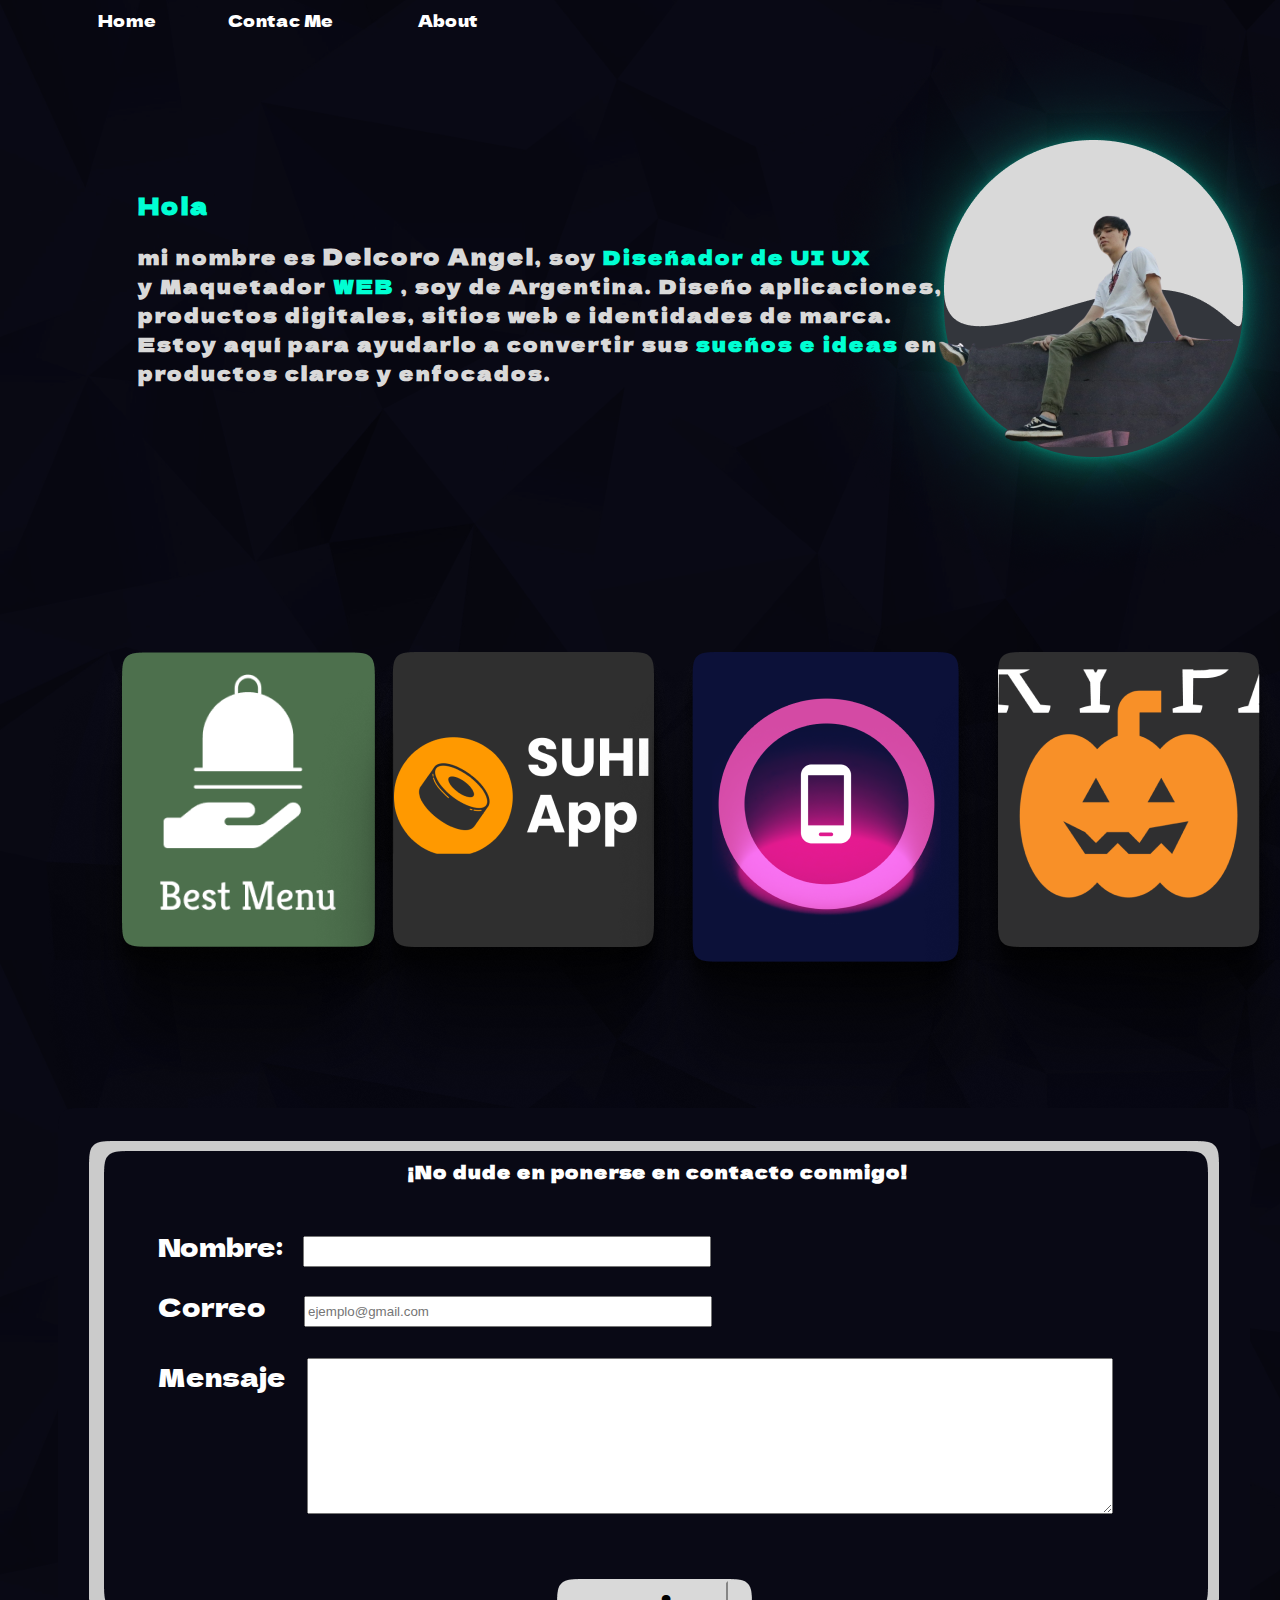
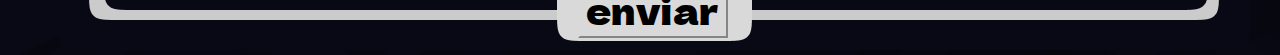
<file: index.html>
<!DOCTYPE html>
<html lang="en">
<head>
    <meta charset="UTF-8">
    <meta http-equiv="X-UA-Compatible" content="IE=edge">
    <meta name="viewport" content="width=device-width, initial-scale=1.0">
    <title>Portfolio UX/UI</title>
</head>
<link rel="preconnect" href="https://fonts.googleapis.com">
<link rel="preconnect" href="https://fonts.gstatic.com" crossorigin>
<link href="https://fonts.googleapis.com/css2?family=Dela+Gothic+One&display=swap" rel="stylesheet">
    <link rel="stylesheet" href="styles.css">
<body>
    <header id="hero">
      <div class="cabecera">
        <nav>
            <div class="home">
            <a href="#inicio" class="a1">Home</a></div>
            <div class="contac">
            <a href="#contactame" class="a2">Contac Me</a></div>
           
            <div class="about">
            <a href="#" class="a4">About</a></div>
            
        </nav>
      </div>  
    </header>
    <div class="perfil">
        <img src="/images/perfil.png" alt="">
    </div>
<section id="inicio">
    <div class="presentacion">
        <h1><b>Hola</b></h1>
        <h2>mi nombre es <a>Delcoro Angel</a>, soy <b>Diseñador de UI UX</b><br>
            y Maquetador <b>WEB</b> , soy de Argentina. Diseño aplicaciones,<br> 
            productos digitales, sitios web e identidades de marca.<br>  
            Estoy aquí para ayudarlo a convertir sus <b>sueños e ideas</b> en<br>
             productos claros y enfocados.</h2>
    </div>
</section>
<section id="Trabajo">
    <div class="container-trabajos">
        <div class="uno">
            <a href="/secundarios/Bestmenu.html">
            <img src="/images/Group 5.png" class="buno">
        </a></div>
        <div class="dos">
            <a href="/secundarios/Shushiapp.html">
            <img src="/images/Group 10.png" class="bdos">
        </a></div>
        <div class="tres">
            <a href="/secundarios/Musicplay.html">
            <img src="/images/Group 6.png" class="btres">
        </a></div>
        <div class="cuatro">
            <a href="/secundarios/Hallowen.html">
            <img src="/images/Group 7.png" class="bcuatro">
        </a> </div>
    </div>
</section>
<section id="contactame">
    <div class="formulario">
        <img src="/images/formulario.png" alt="">
    </div>
    <h5>¡No dude en ponerse en contacto conmigo!</h5>
    <div class="rellenar">
        
        <form action="https://formsubmit.co/angeldelcororo@gmail.com" method="POST">
           <div class="name">
            <label for="nombre" class="col-sm-4">Nombre:</label>
            <input type="text" name="name" id="nombres" class="nombres"></div>
           
            <div class="gmail">
            <label for="email" class="col-sm-4">Correo</label>
            <input type="email"name="mail" id="mail" class="correo" placeholder="ejemplo@gmail.com" required></div>

            <div class="mensajes">
            <label for="mensaje">Mensaje</label>
            <textarea name="message" class="messaje"  cols="30" rows="10"></textarea></div>

            <input type="submit" name="enviar" value="enviar" class="enviar">
        </form>
    </div>

    
</section>

    
</body>
</html>
</file>
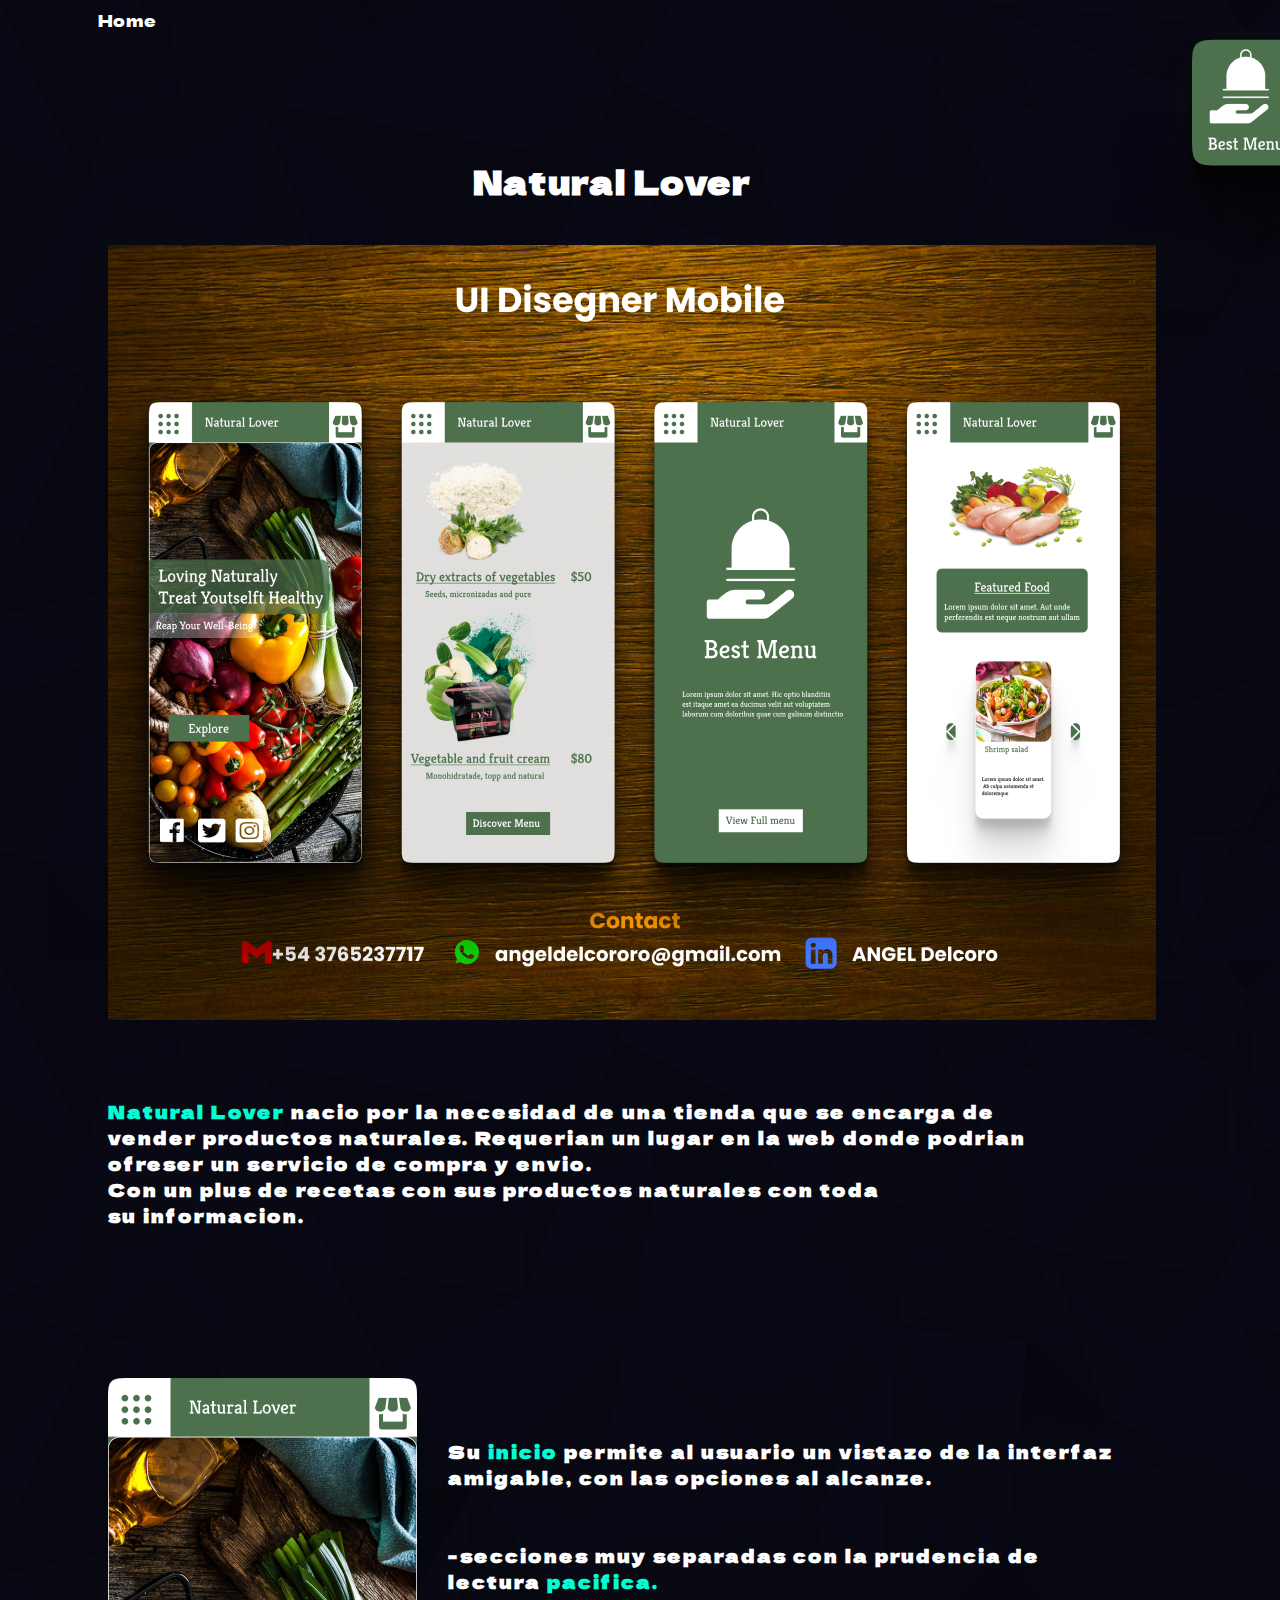
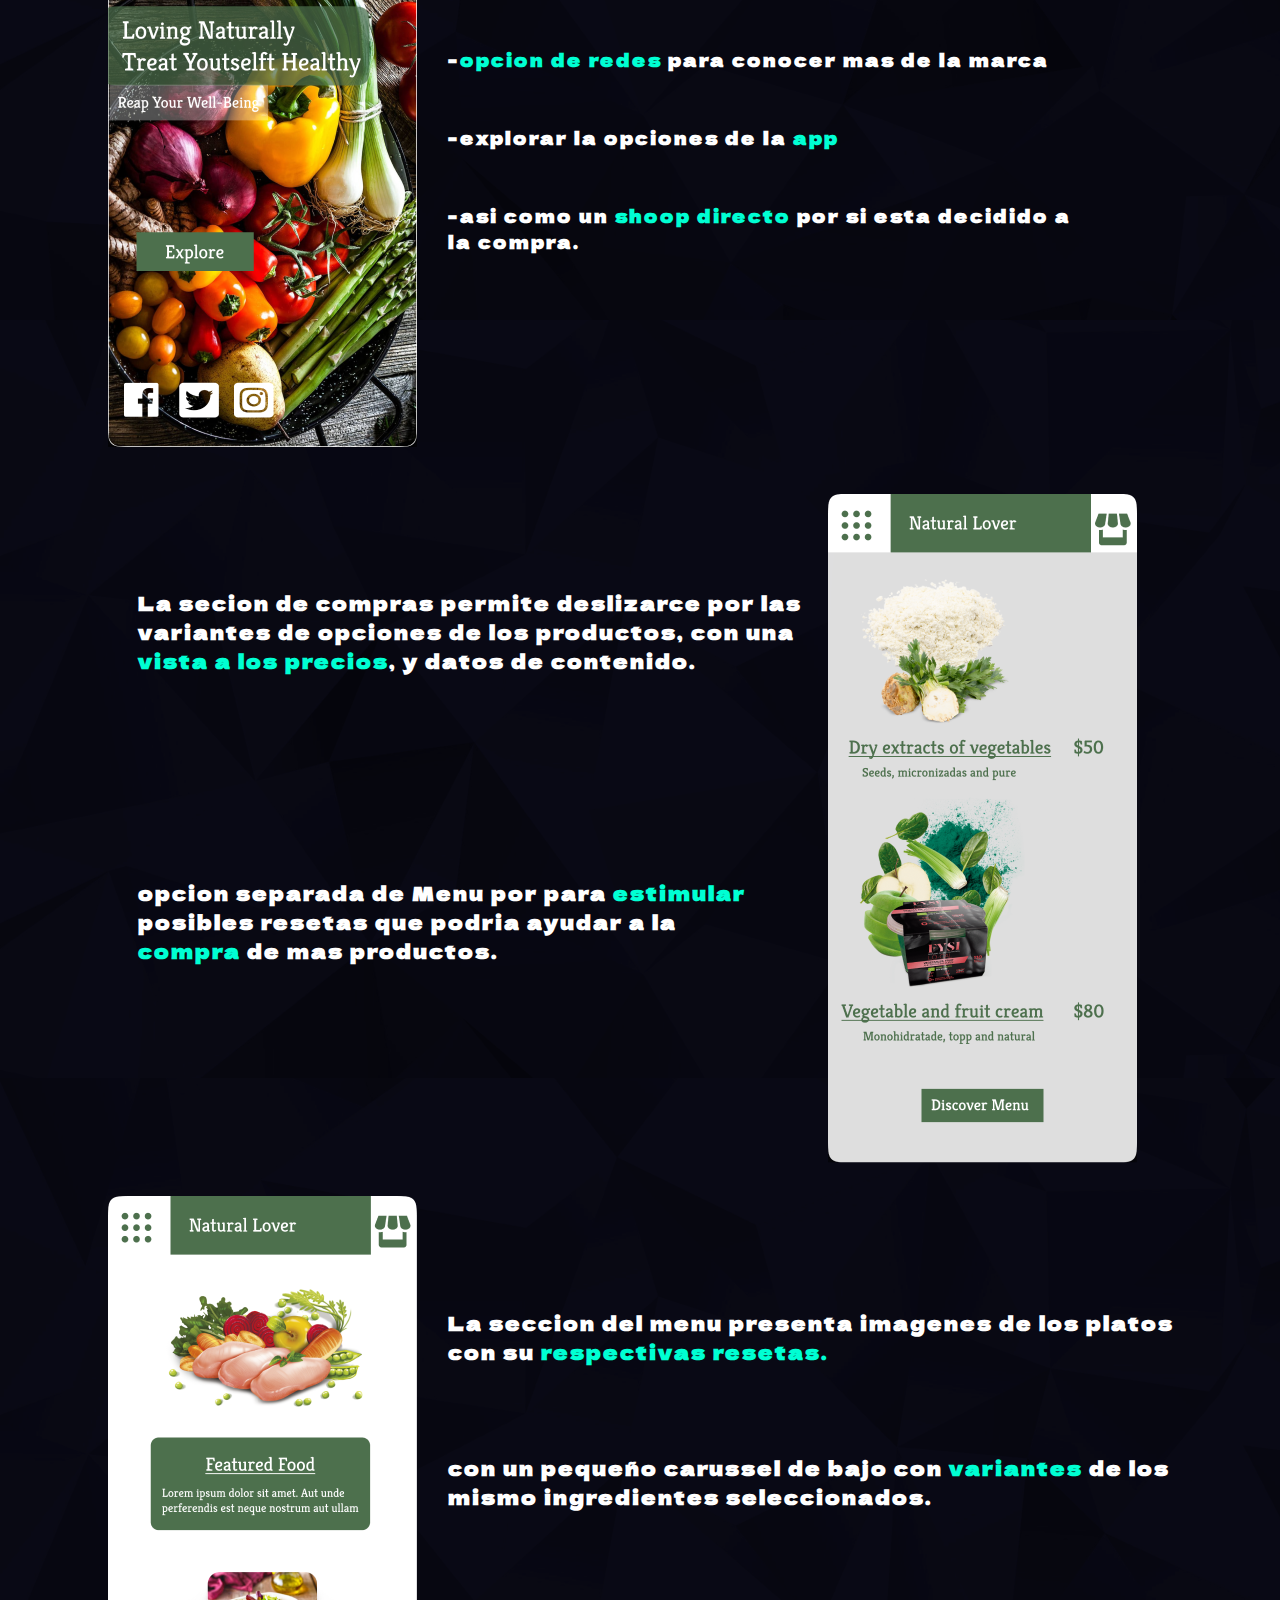
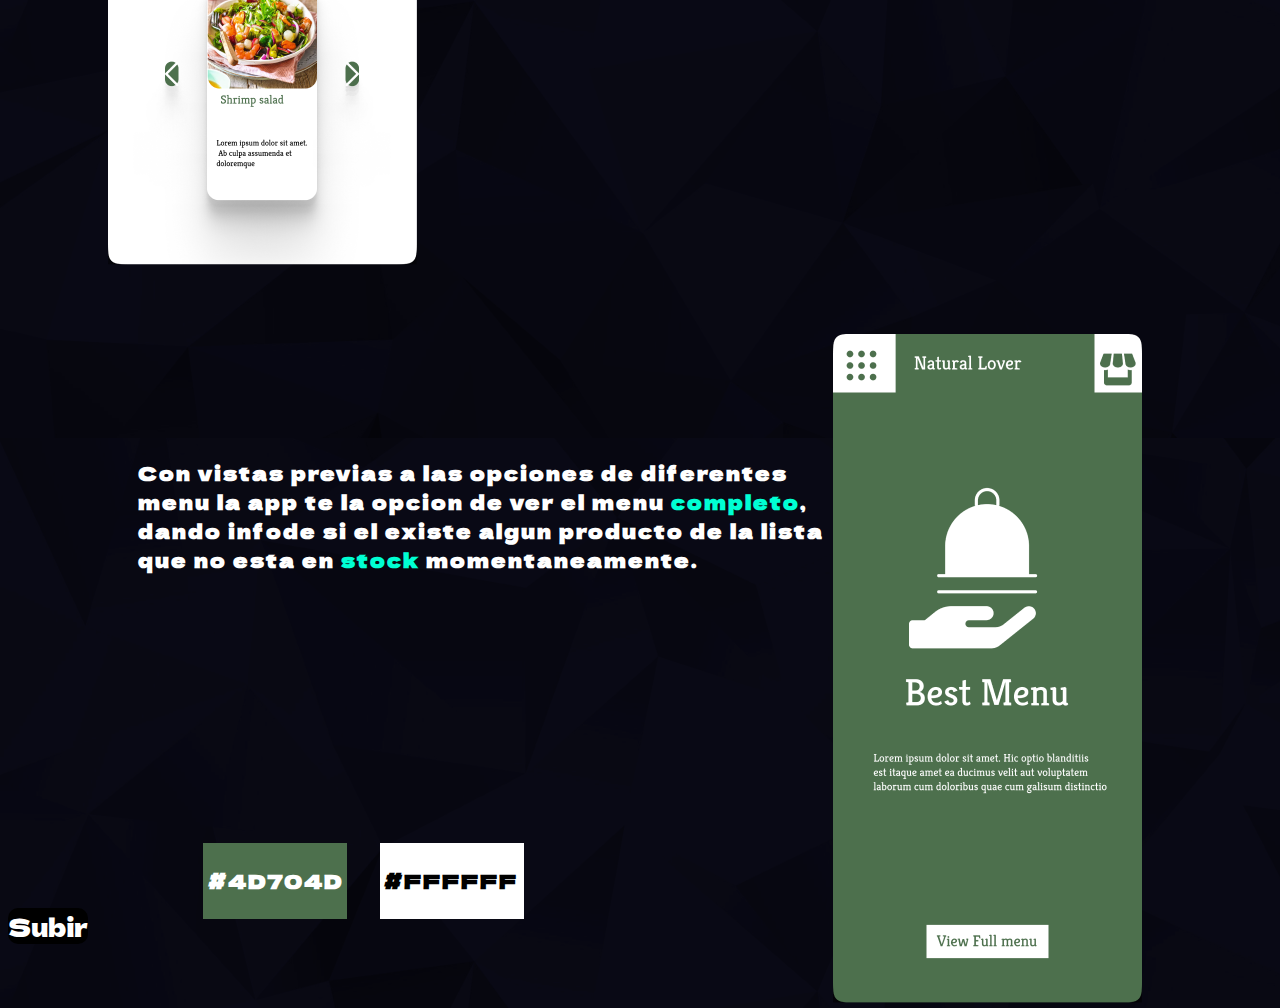
<file: secundarios/Bestmenu.html>
<!DOCTYPE html>
<html lang="en">
<head>
    <meta charset="UTF-8">
    <meta http-equiv="X-UA-Compatible" content="IE=edge">
    <meta name="viewport" content="width=device-width, initial-scale=1.0">
    <title>Best Menu</title>
    <link rel="preconnect" href="https://fonts.googleapis.com">
<link rel="preconnect" href="https://fonts.gstatic.com" crossorigin>
<link href="https://fonts.googleapis.com/css2?family=Dela+Gothic+One&display=swap" rel="stylesheet">
    <link rel="stylesheet" href="bestmenu.css">
</head>
<div class="scren">
    <img src="/images/bestmenu.png" alt="">
</div>
<div class="home">
    <a href="/index.html" class="homes">Home</a>
</div>
<section id="inicial"><h1>Natural Lover</h1></section>

<body>
    <div class="comentarios">
        <h2><b>Natural Lover</b> nacio  por la necesidad de una tienda que se encarga de<br>
            vender productos naturales. Requerian un lugar en la web donde podrian<br>
            ofreser un servicio de compra y envio.<br> 
            Con un plus de recetas con sus productos naturales con toda<br>
            su informacion.</h2>

        <h3>
            Su <b>inicio</b> permite al usuario  un vistazo de la interfaz<br> 
amigable, con las opciones al alcanze.<br><br><br>

-secciones muy separadas con la prudencia de<br>
lectura <b>pacifica.</b><br><br><br>

-<b>opcion de redes</b> para conocer mas de la marca<br><br><br>

-explorar la opciones de la <b>app</b><br><br><br>

-asi como un <b>shoop directo</b> por si esta decidido a<br> 
la compra.
        </h3>
        
        <h4>
            La secion de compras permite deslizarce por las<br>
variantes de opciones de los productos, con una<br>
<b>vista a los precios</b>, y datos de contenido.<br><br><br><br><br><br><br><br>

opcion separada de Menu por para <b>estimular</b><br>
posibles resetas que podria ayudar a la<br>
<b>compra</b> de mas productos.
        </h4>

        <h5>
            La seccion del menu presenta imagenes de los platos<br>
con su <b>respectivas resetas.</b><br><br><br><br>

con un pequeño carussel de bajo con <b>variantes</b> de los<br>
mismo ingredientes seleccionados.
        </h5>

        <H6>
            Con vistas previas a las opciones de diferentes<br>
menu la app te la opcion de ver el menu <b>completo</b>,<br> 
dando infode si el existe algun producto de la lista<br>
 que no esta en <b>stock</b> momentaneamente.
        </H6>
        <h6><a>
            #4D704D <b>#FFFFFF </b>
        </a></h6>
    </div>
   <a href="#inicial" class="boton">Subir</a>
</body>
</html>
</file>
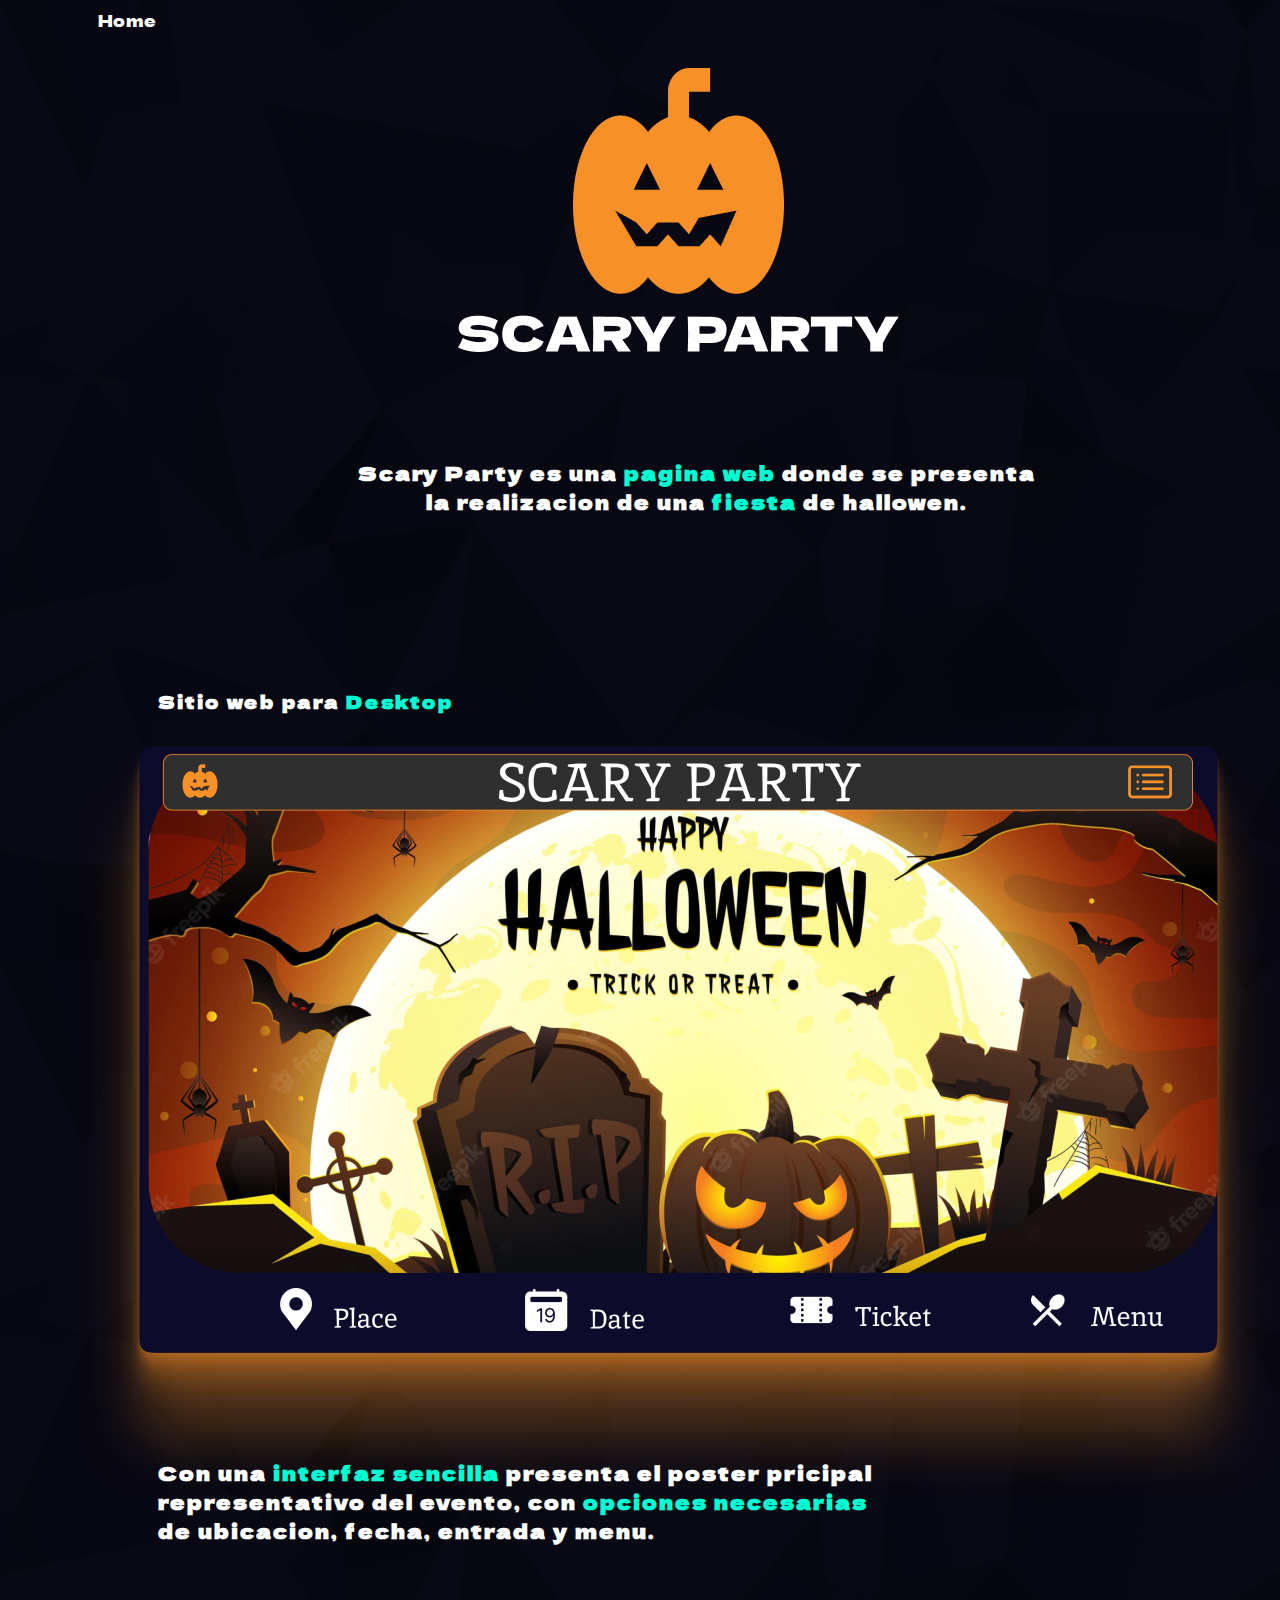
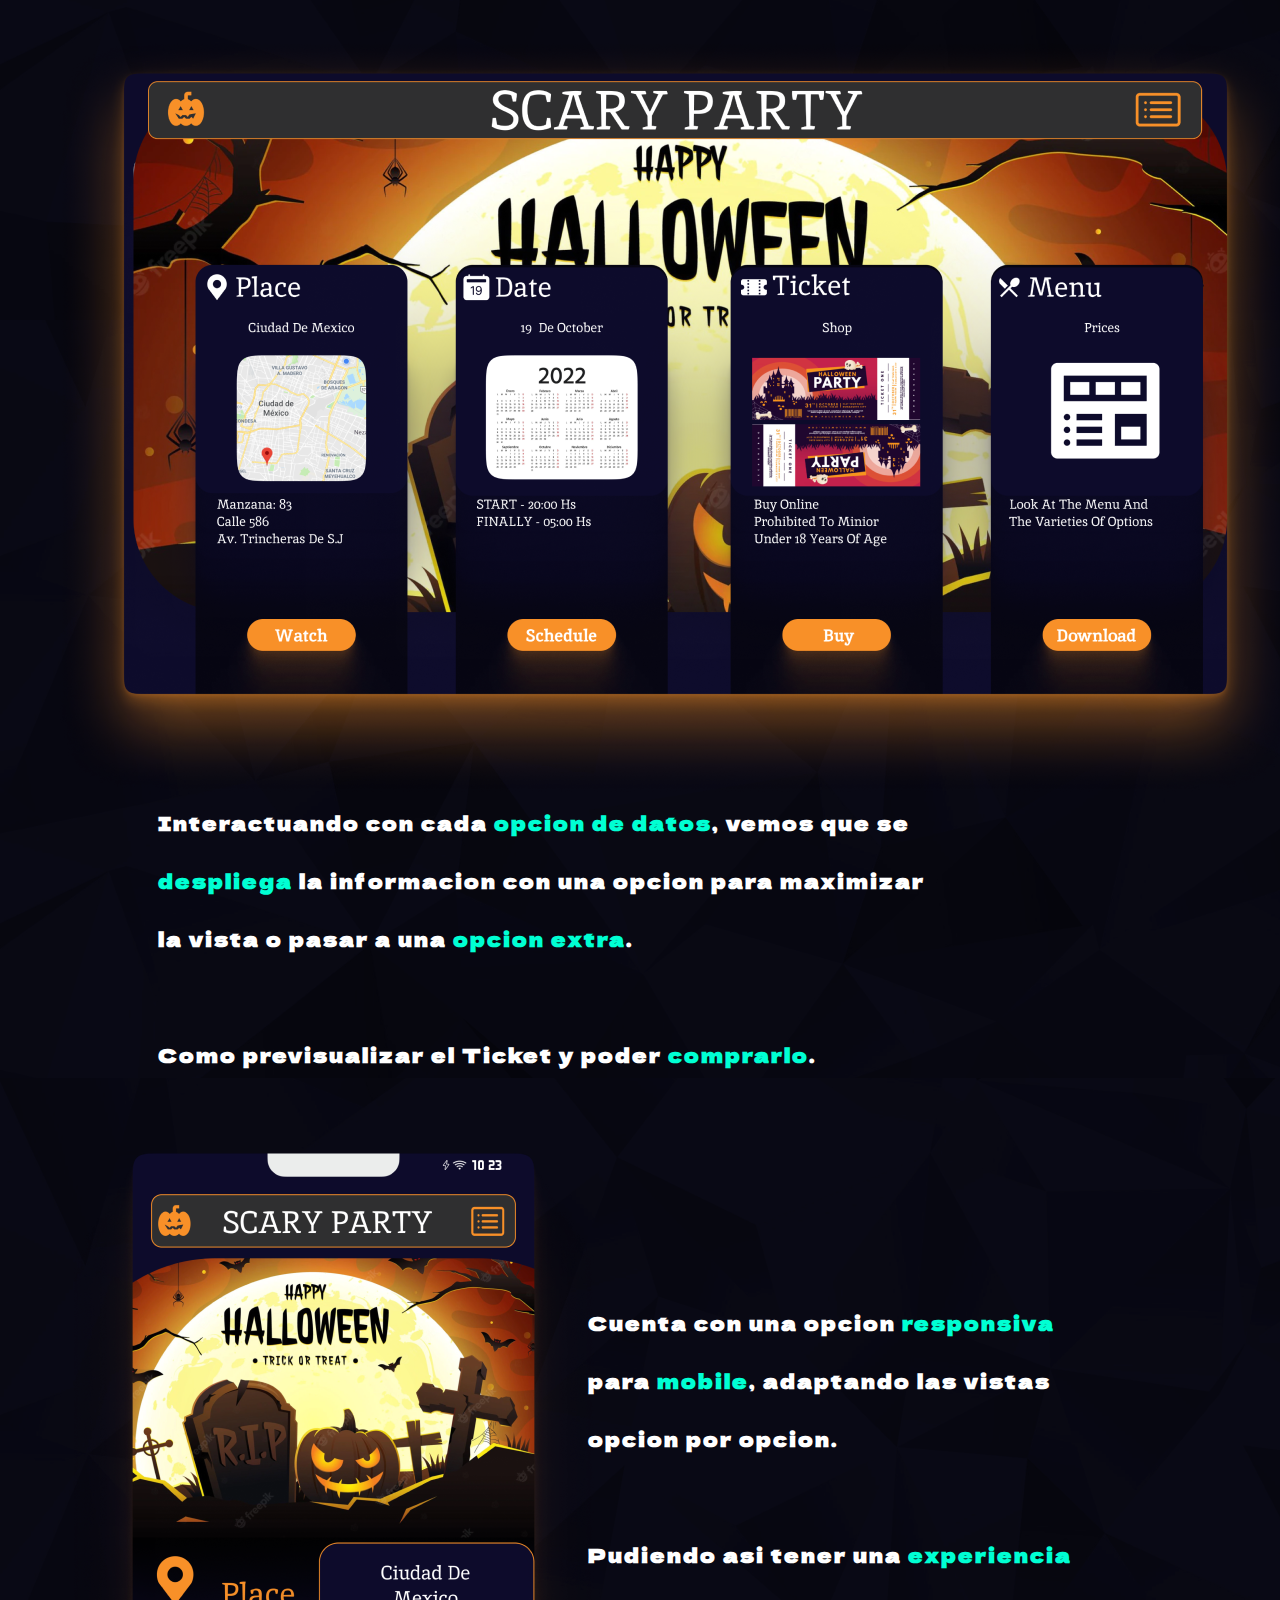
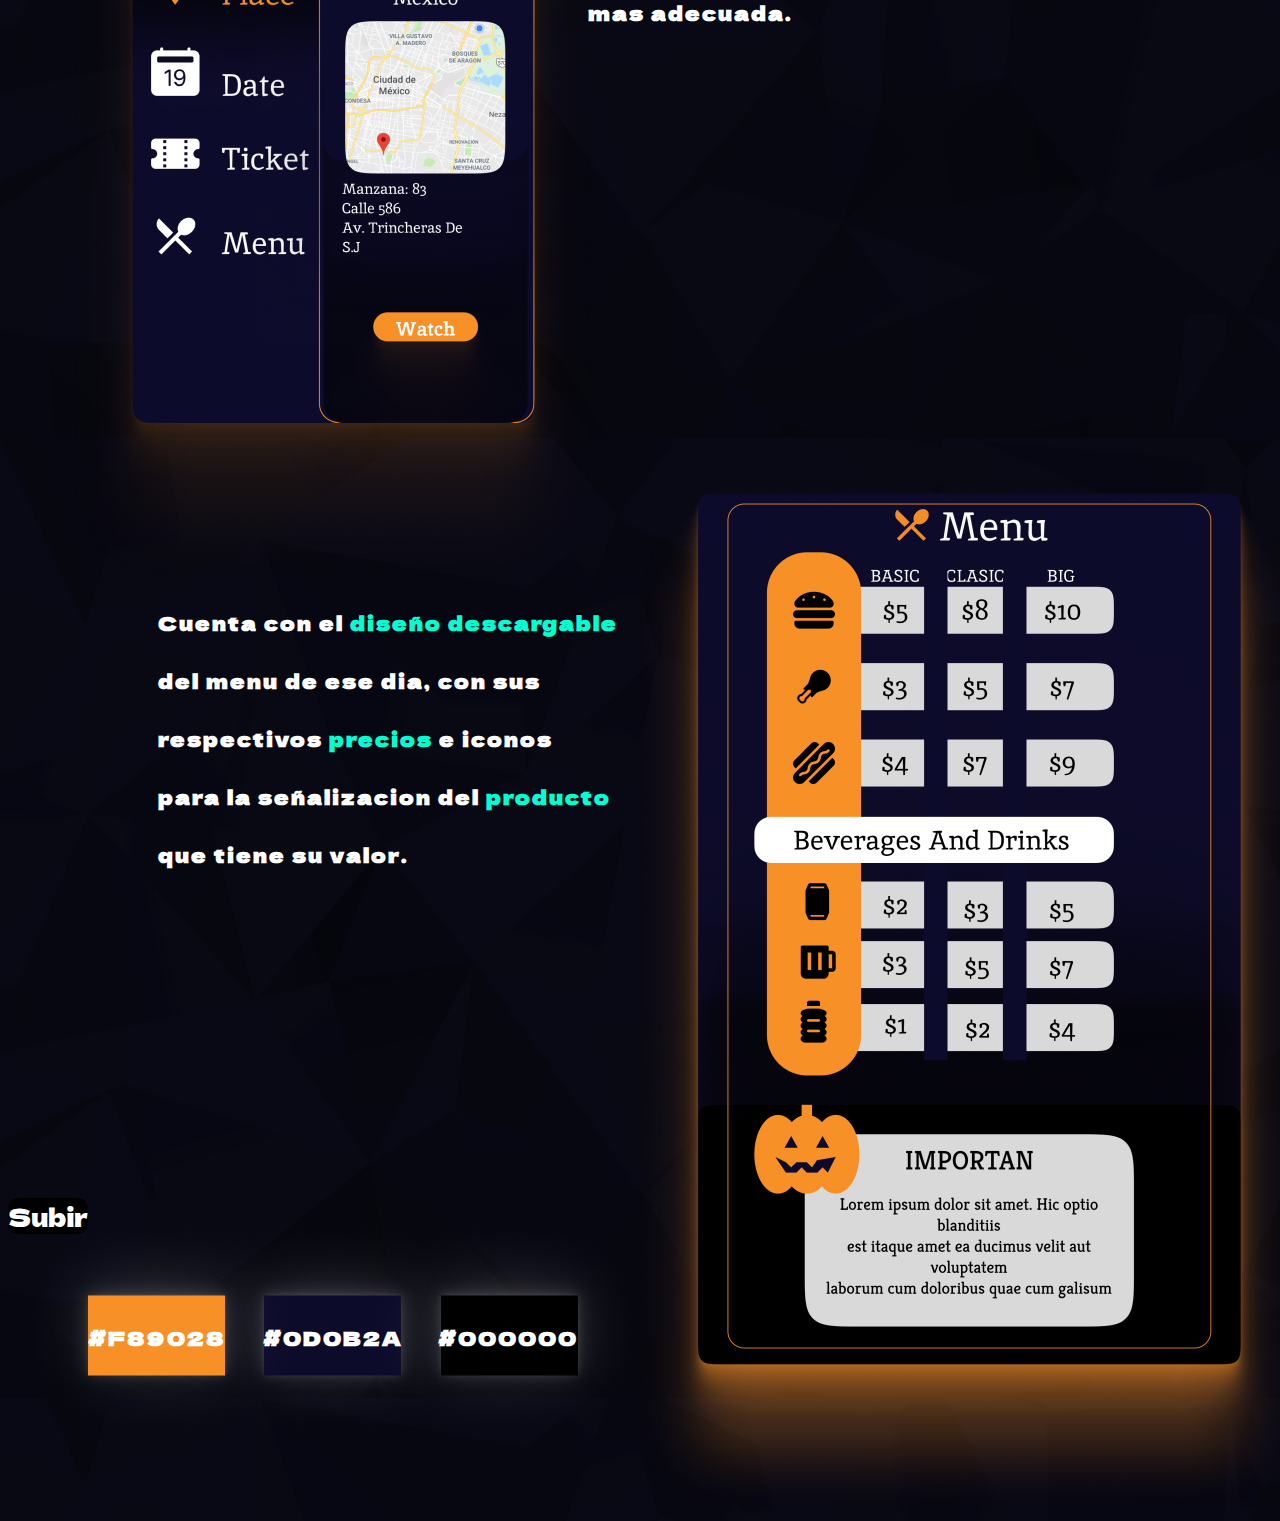
<file: secundarios/Hallowen.html>
<!DOCTYPE html>
<html lang="en">
<head>
    <meta charset="UTF-8">
    <meta http-equiv="X-UA-Compatible" content="IE=edge">
    <meta name="viewport" content="width=device-width, initial-scale=1.0">
    <title>Hallowen Party</title>
</head>
<link rel="preconnect" href="https://fonts.gstatic.com" crossorigin>
<link href="https://fonts.googleapis.com/css2?family=Dela+Gothic+One&display=swap" rel="stylesheet">
    <link rel="stylesheet" href="hallowen.css"> 
<body>
    <section id="inicial">
        <div class="scren">
            <img src="/images/hallowen.png" alt="">
        </div>
        <div class="home">
            <a href="/index.html" class="homes">Home</a>
        </div>
        </section>

        <h1>
            Scary Party es una <b>pagina web</b> donde se presenta<br>
la realizacion de una <b>fiesta</b> de hallowen.

        </h1>
        <h2>
            Sitio web para <b>Desktop</b>
        </h2>
        <h3>
            Con una <b>interfaz sencilla</b>  presenta el poster pricipal<br>
representativo del evento, con <b>opciones necesarias</b><br>
de ubicacion, fecha, entrada y menu. 
        </h3>
        <h4>
            Interactuando con cada <b>opcion de datos</b>, vemos que se<br><br>
            <b>despliega</b> la informacion con una opcion para maximizar<br><br>
la vista o pasar a una <b>opcion extra</b>.<br><br><br><br>

Como previsualizar el Ticket y poder <b>comprarlo</b>.
        </h4>
        <h5>
            Cuenta con una opcion <b>responsiva</b><br><br>
para <b>mobile</b>, adaptando las vistas<br><br>
opcion por opcion.<br><br><br><br>

Pudiendo asi tener una <b>experiencia</b><br><br>
mas adecuada.
        </h5>
        <h6>
            Cuenta con el <b>diseño descargable</b><br><br>
del menu de ese dia, con sus<br><br>
respectivos <b>precios</b> e iconos<br><br>
para la señalizacion del <b>producto</b><br><br>
que tiene su valor.
        </h6>
        <div class="numeros">
            <h6>
                #F89028
            </h6>
            <h5>
                #0D0B2A
            </h5>
            <h4>
                #000000
            </h4>
        </div>
        <a href="#inicial" class="boton">Subir</a>
    
</body>
</html>
</file>
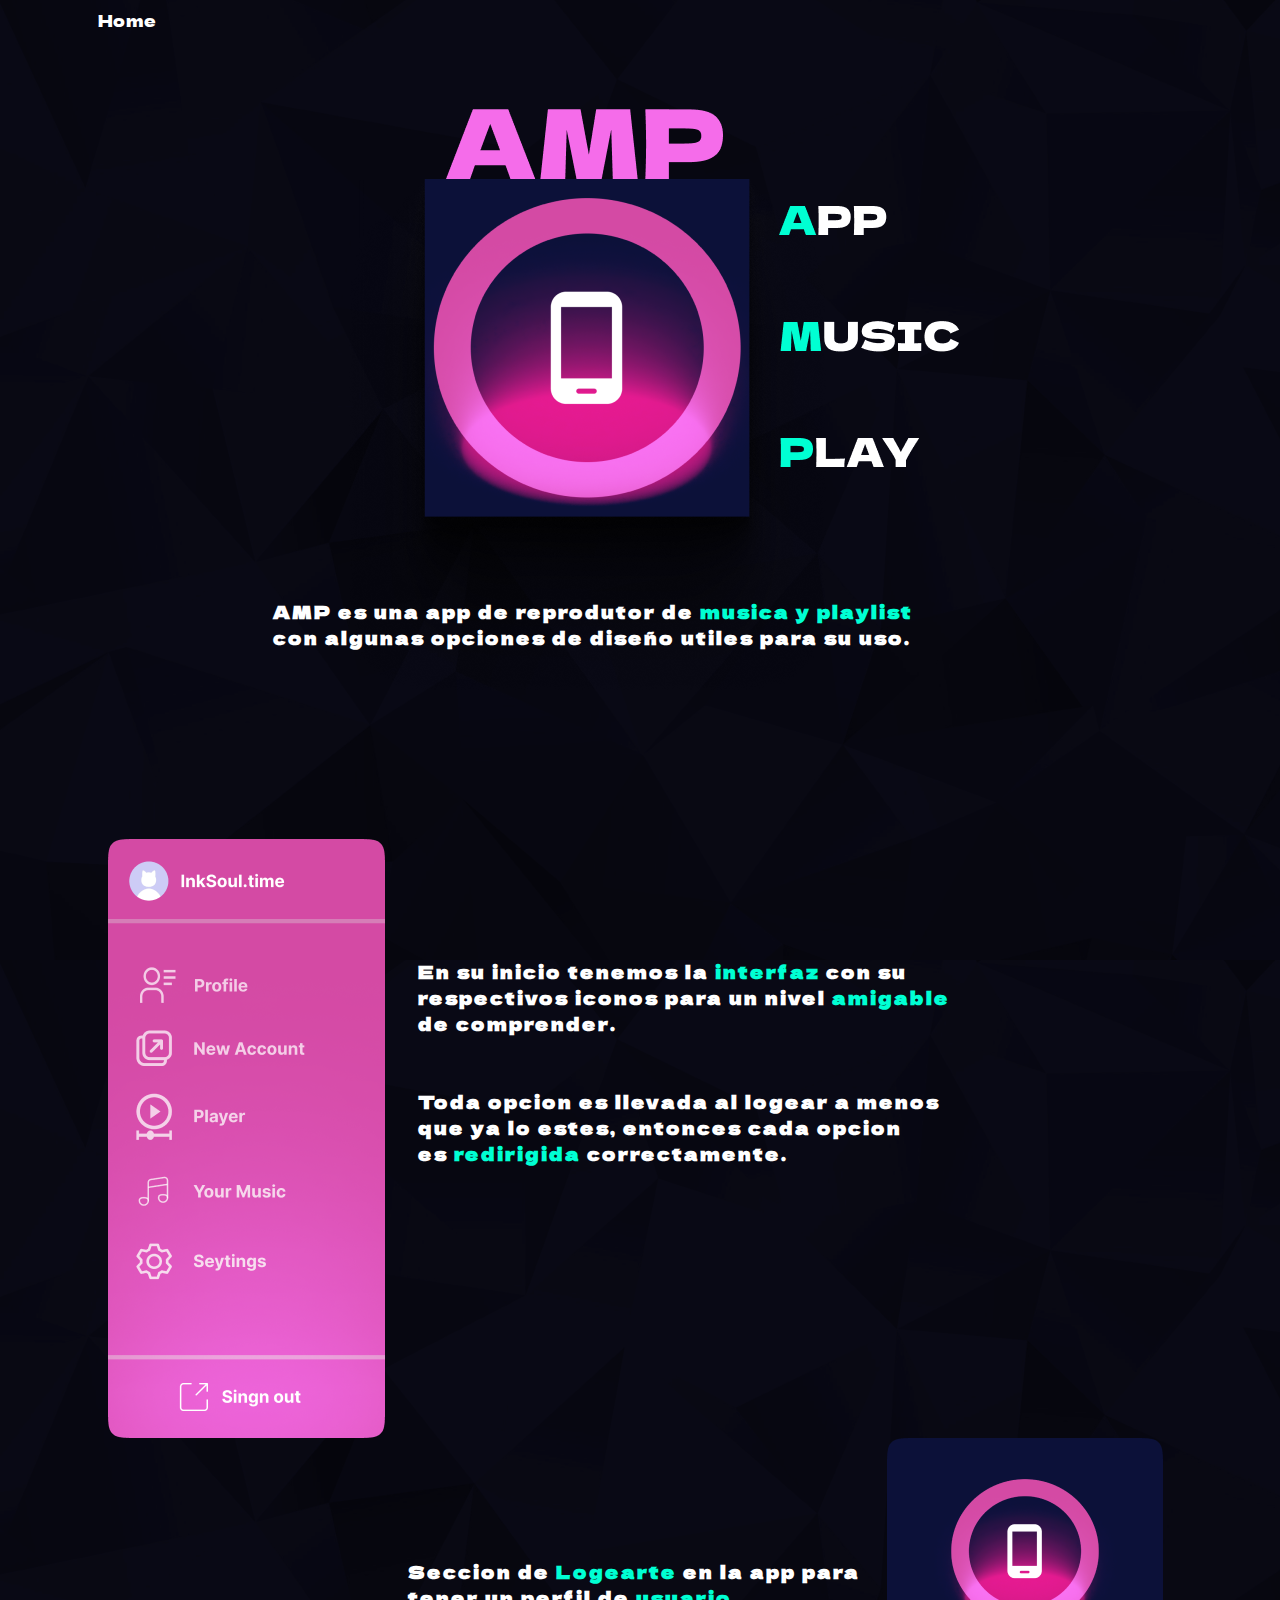
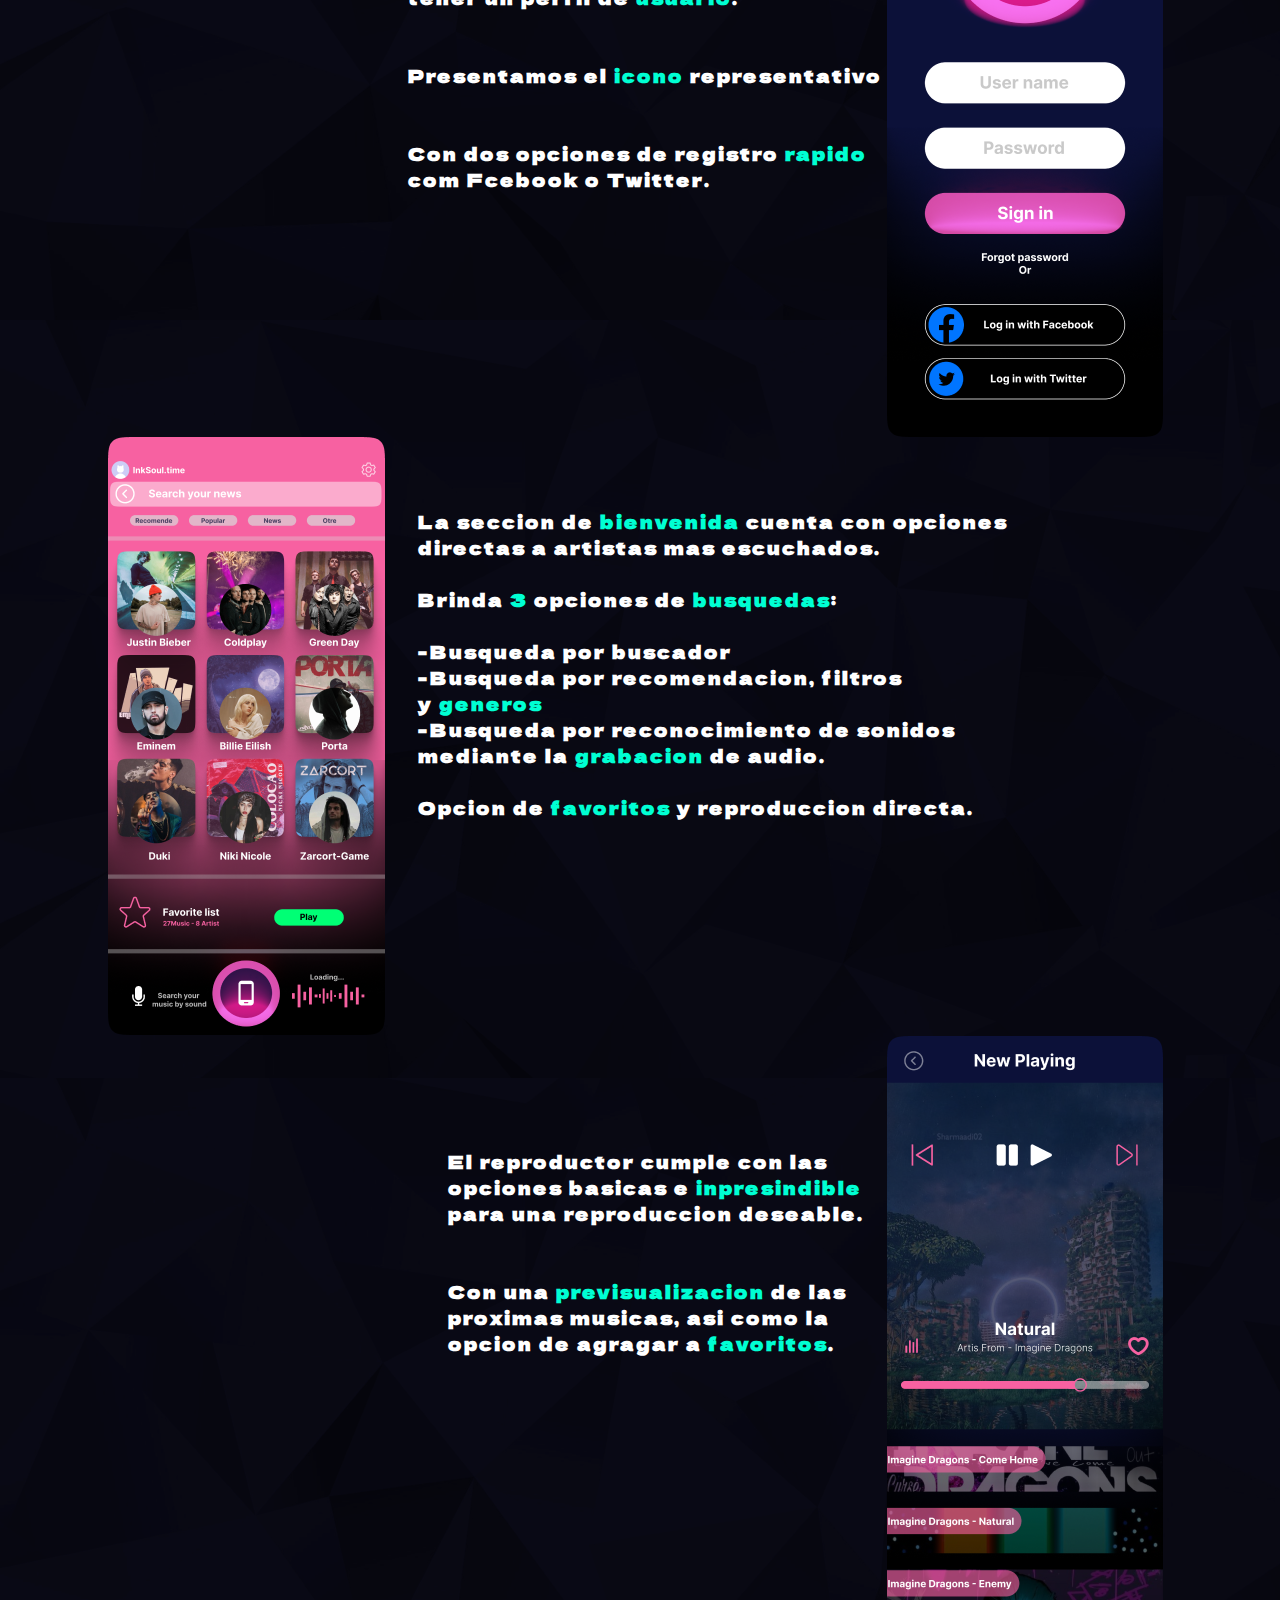
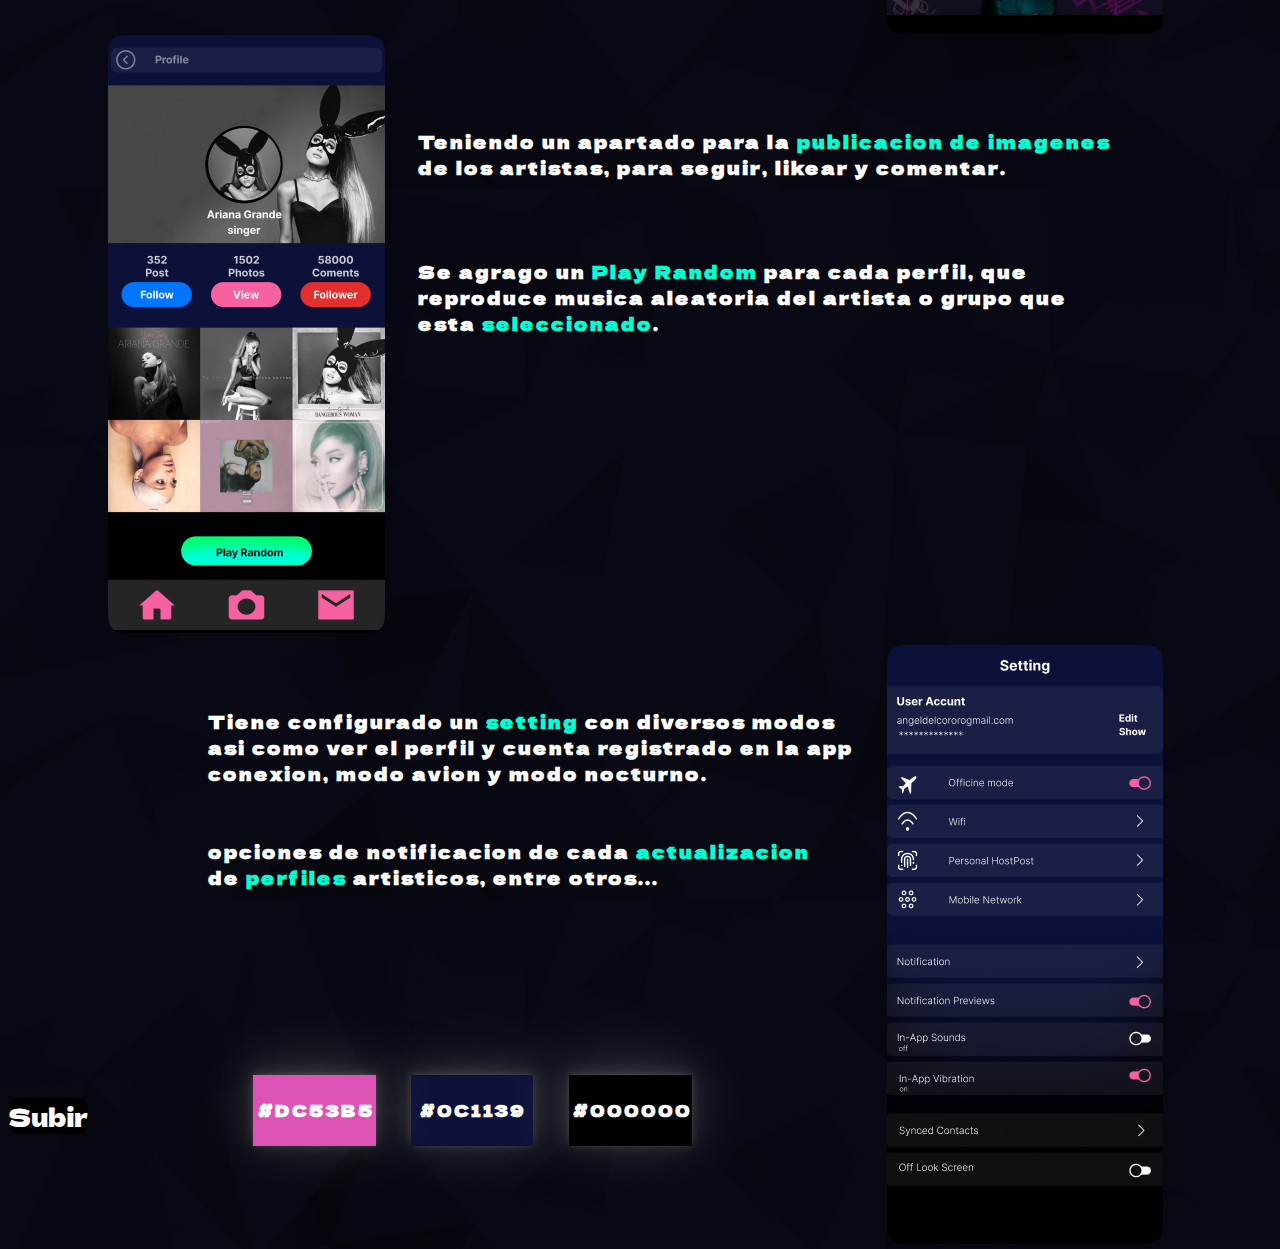
<file: secundarios/Musicplay.html>
<!DOCTYPE html>
<html lang="en">
<head>
    <meta charset="UTF-8">
    <meta http-equiv="X-UA-Compatible" content="IE=edge">
    <meta name="viewport" content="width=device-width, initial-scale=1.0">
    <title>MusicApp</title>
    <link rel="preconnect" href="https://fonts.googleapis.com">
<link rel="preconnect" href="https://fonts.gstatic.com" crossorigin>
<link href="https://fonts.googleapis.com/css2?family=Dela+Gothic+One&display=swap" rel="stylesheet">
<link rel="stylesheet" href="musicapp.css">
</head>
<section id="inicial">
<div class="scren">
    <img src="/images/MUSICAPP.png" alt="">
</div>
<div class="home">
    <a href="/index.html" class="homes">Home</a>
</div>
</section>

<body>
    <h1>
        AMP es una app de reprodutor de <b>musica y playlist</b><br>
con algunas opciones de diseño utiles para su uso. 
    </h1>
    <h2>
        En su inicio tenemos la <b>interfaz</b> con su<br> 
respectivos iconos para un nivel <b>amigable</b><br>
de comprender.<br><br><br>

Toda opcion es llevada al logear a menos<br>
que ya lo estes, entonces cada opcion <br>
es <b>redirigida</b> correctamente.
    </h2>
    <h3>
        Seccion de <b>Logearte</b> en la app para<br>
tener un perfil de <b>usuario</b>.<br><br><br>

Presentamos el <b>icono</b> representativo<br><br><br>

Con dos opciones de registro <b>rapido</b><br>
com Fcebook o Twitter.
    </h3>
    <h4>
        La seccion de <b>bienvenida</b> cuenta con opciones<br>
directas a artistas mas escuchados.<br><br>

Brinda <b>3</b> opciones de <b>busquedas</b>:<br><br>

-Busqueda por buscador<br>
-Busqueda por recomendacion, filtros<br> 
y <b>generos</b><br>
-Busqueda por reconocimiento de sonidos<br>
mediante la <b>grabacion</b> de audio.<br><br>

Opcion de <b>favoritos</b> y reproduccion directa.
    </h4>
    <h5>
        El reproductor cumple con las <br>
opciones basicas e <b>inpresindible</b> <br>
para una reproduccion deseable.<br><br><br>

Con una <b>previsualizacion</b> de las <br>
proximas musicas, asi como la <br>
opcion de agragar a <b>favoritos</b>.<br>
    </h5>
    <h6>
        Teniendo un apartado para la <b>publicacion de imagenes</b><br>
de los artistas, para seguir, likear y comentar.<br><br><br><br>

Se agrago un <b>Play Random</b> para cada perfil, que<br>
reproduce musica aleatoria del artista o grupo que<br>
esta <b>seleccionado</b>.
    </h6>
   <div class="final"> <h6>
       
            Tiene configurado un <b>setting</b> con diversos modos<br>
            asi como ver el perfil y cuenta registrado en la app<br>
            conexion, modo avion y modo nocturno.<br><br><br>
            
            opciones de notificacion de cada <b>actualizacion</b><br>
            de <b>perfiles</b> artisticos, entre otros... 
        
    </h6>
    <h5>
        #DC53B5
    </h5>
    <h4>
        #0C1139
    </h4>
    <h3>
        #000000
    </h3>
</div>
<a href="#inicial" class="boton">Subir</a>
<body>
    
</body>
</html>
</file>
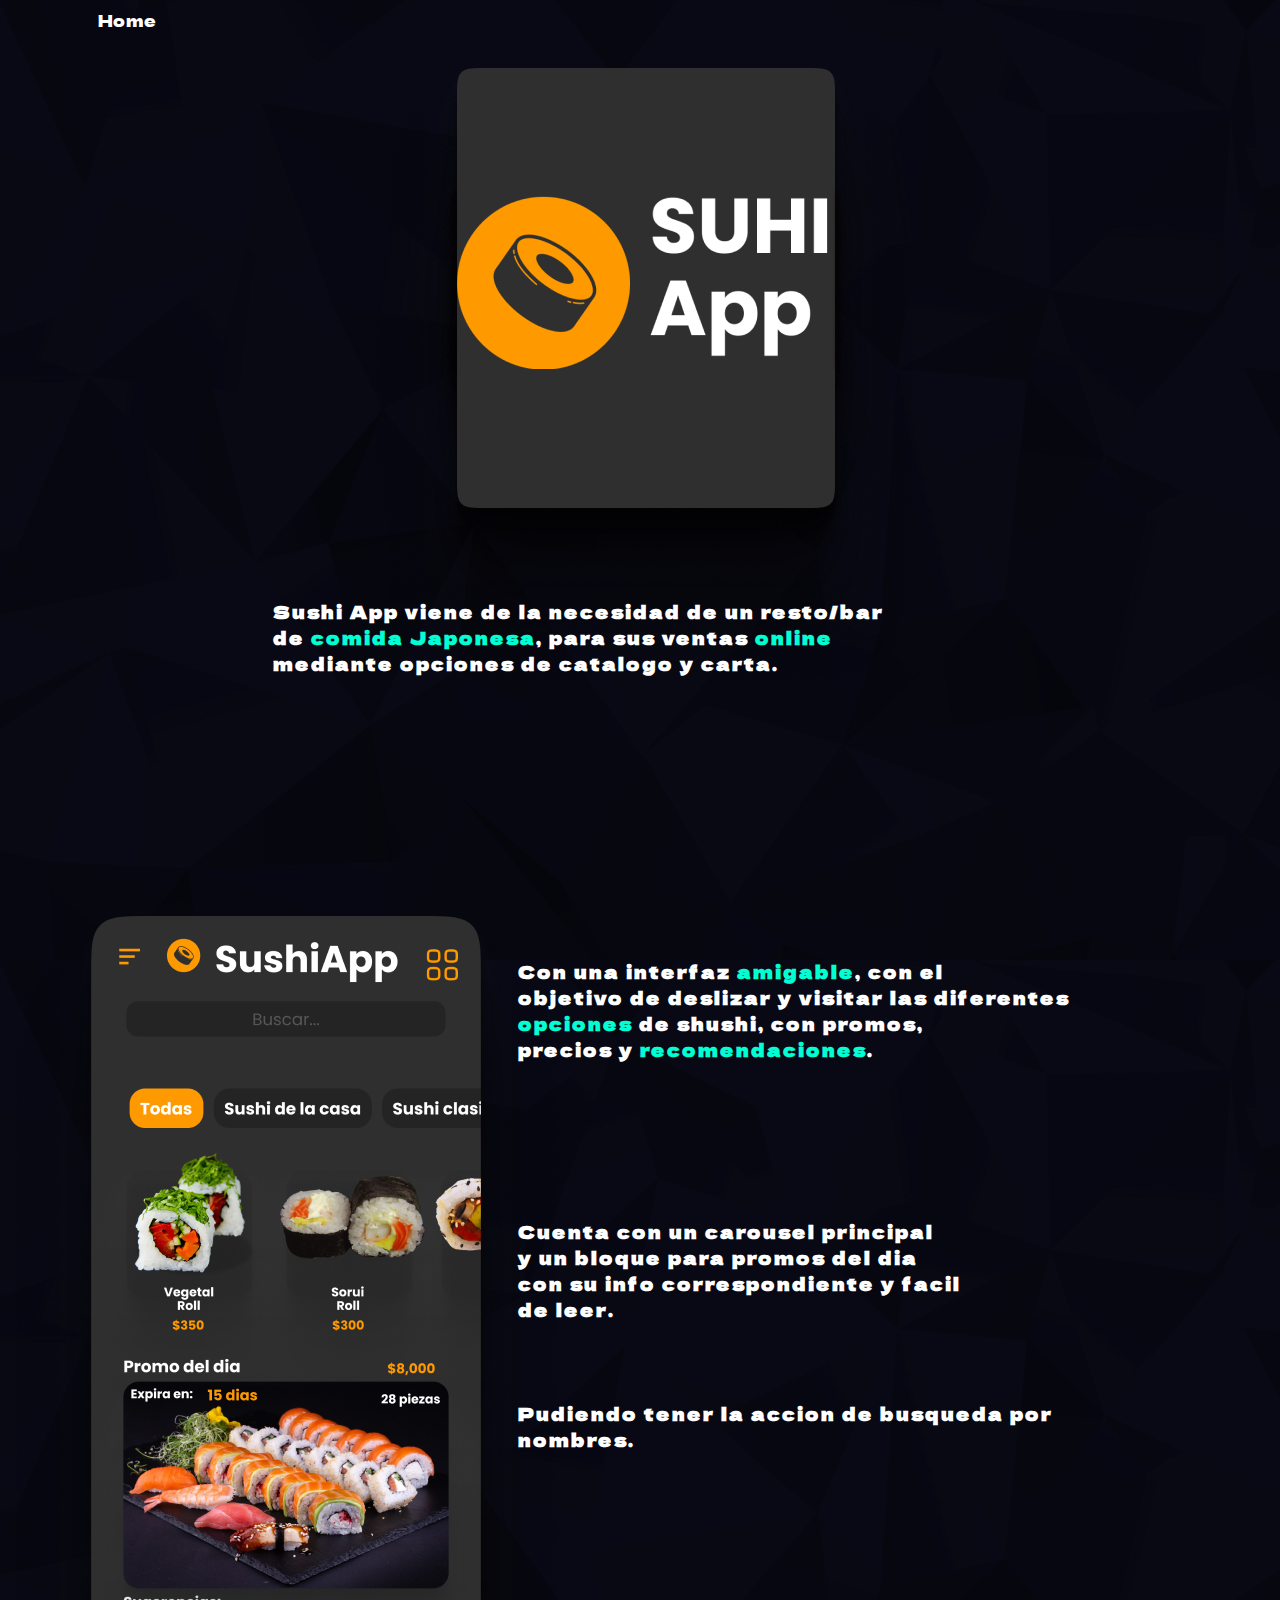
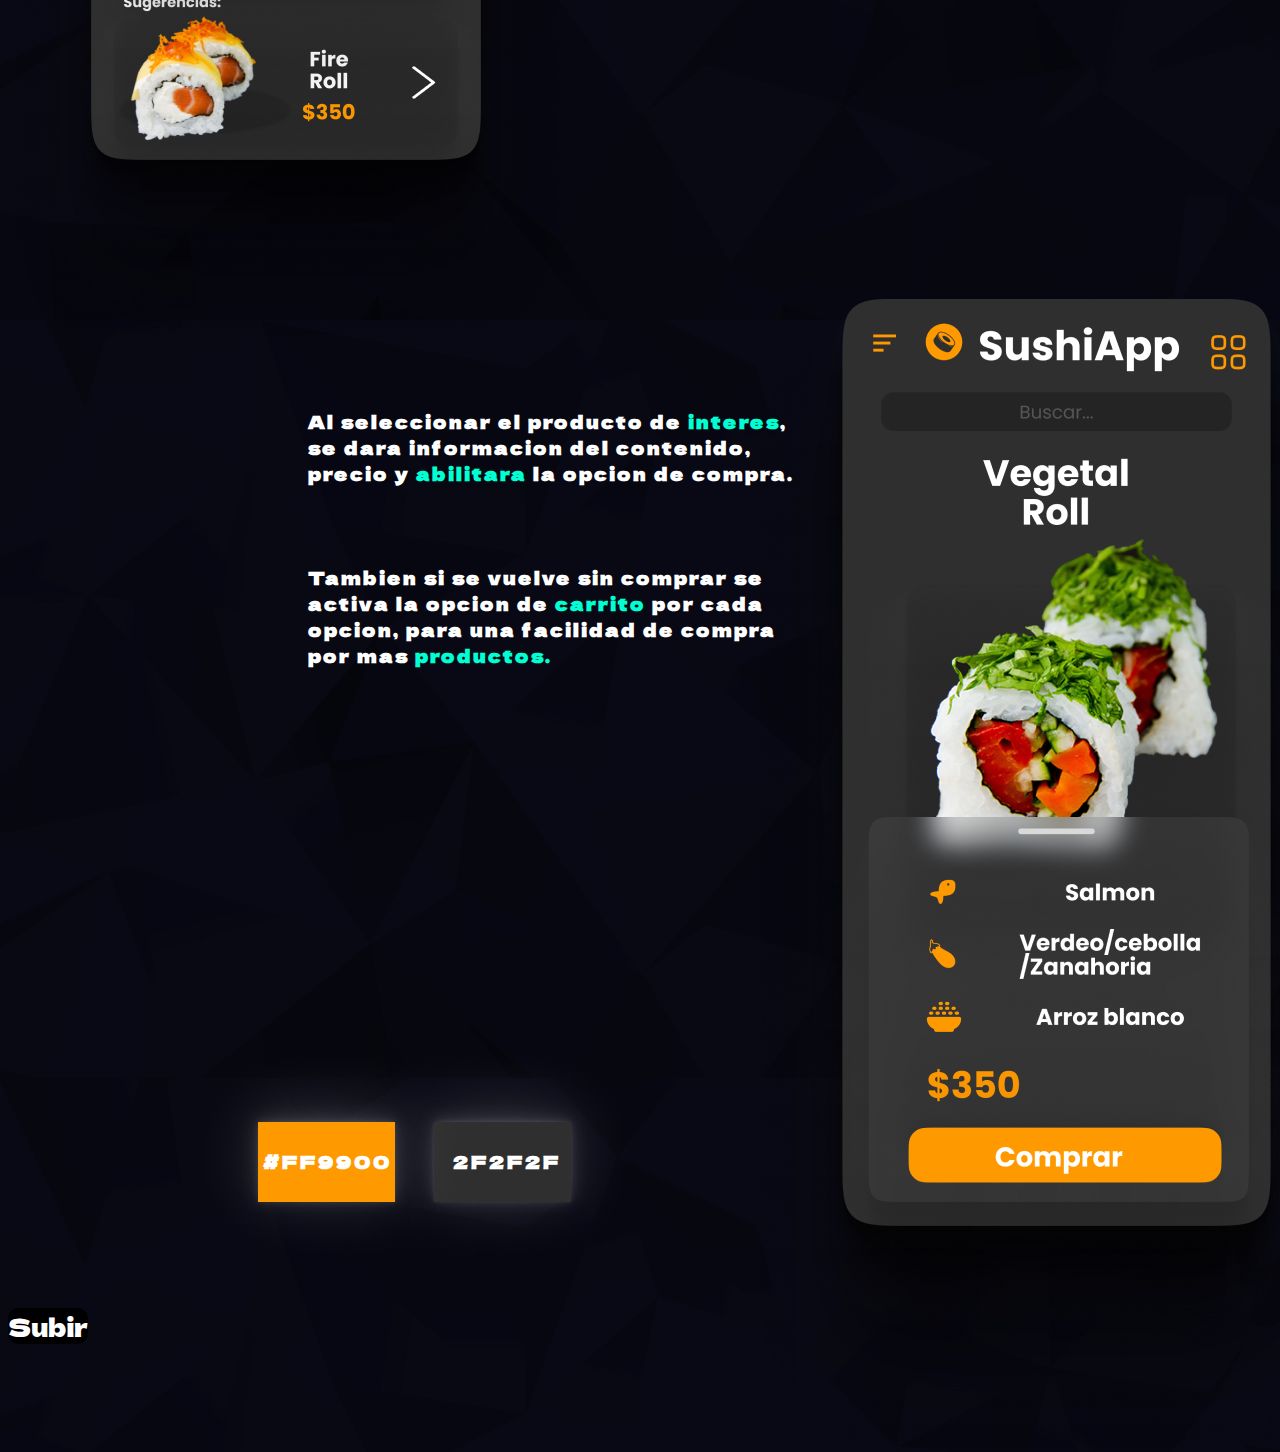
<file: secundarios/Shushiapp.html>
<!DOCTYPE html>
<html lang="en">
<head>
    <meta charset="UTF-8">
    <meta http-equiv="X-UA-Compatible" content="IE=edge">
    <meta name="viewport" content="width=device-width, initial-scale=1.0">
    <title>Sushi App</title>
    <link rel="preconnect" href="https://fonts.googleapis.com">
<link rel="preconnect" href="https://fonts.gstatic.com" crossorigin>
<link href="https://fonts.googleapis.com/css2?family=Dela+Gothic+One&display=swap" rel="stylesheet">
    <link rel="stylesheet" href="sushiapp.css">
</head> 
<section id="inicial">
<div class="scren">
    <img src="/images/sushiapp.png" alt="">
</div>
<div class="home">
    <a href="/index.html" class="homes">Home</a>
</div>
</section>
<h1>
    Sushi App viene de la necesidad de un resto/bar<br>
de <b>comida Japonesa</b>, para sus ventas <b>online</b><br>
mediante opciones de catalogo y carta.
</h1>

<h2>
    Con una interfaz <b>amigable</b>, con el<br>
objetivo de deslizar y visitar las diferentes<br>
<b>opciones</b> de shushi, con promos,<br>
precios y <b>recomendaciones</b>.<br><br><br><br><br><br><br>

Cuenta con un carousel principal<br> 
y un bloque para promos del dia<br>
con su info correspondiente y facil<br>
de leer.<br><br><br><br>

Pudiendo tener la accion de busqueda por<br>
nombres.
</h2>
<h3>
    Al seleccionar el producto de <b>interes</b>,<br>
se dara informacion del contenido,<br>
precio y <b>abilitara</b> la opcion de compra.<br><br><br><br>

Tambien si se vuelve sin comprar se<br> 
activa la opcion de <b>carrito</b> por cada<br>
opcion, para una facilidad de compra<br>
por mas <b>productos.</b><br>
</h3>
<h4>
    #FF9900
</h4>
<h5>
    2F2F2F
</h5>
</div>
<a href="#inicial" class="boton">Subir</a>
<body>
    
</body>
</html>
</file>
<file: styles.css>
body{
    background-image: url(/images/fondos.png);
    font-family: 'Dela Gothic One', cursive;
}
.a1,.a2,.a3,.a4 {
    text-decoration: none;
    color: white;
}
.home{
    position: absolute;
    margin-left: 90px;
    text-decoration: none;
    color: white;
}
.contac{
    position: absolute;
    margin-left: 220px;
    text-decoration: none;
}

.about{
    position: absolute;
    margin-left: 410px;
    text-decoration: none;

}
.perfil{
    position: absolute;
    margin-left: 800px;
}
.presentacion{
   position: absolute;
   margin-top: 165px;
   margin-left: 130px;
   font-size: 13px;
   color:#D9D9D9;
   letter-spacing: 2px;
}
.uno, .dos, .tres, .cuatro{
    position: absolute;
    overflow: hidden;
    margin: 20px;
   
}
.uno{
    position: absolute;
   
    margin-top: 0px;
}
.dos{
    margin-left: 300px;
    margin-top: 144px;
}
.tres{
    margin-left: 580px;
    margin-top: 144px;
}
.cuatro{
    margin-left: 910px;
    margin-top: 144px;
}

.container-trabajos{
    position: absolute;
    margin-top: 500px;
    
}
.formulario{
    position: absolute;
    margin-top: 1100px;
    margin-left: 50px;
}
h5{
    position: absolute;
    margin-top: 1150px;
    font-size: 18px;
    color: white;
    margin-left: 400px;
    letter-spacing: 1px;
    
}
.rellenar{
    position: absolute;
    margin-top: 1100px;
    font-size: 25px;
    color: white;
}
.name {
    position: absolute;
    margin-top: 120px;
    margin-left: 150px;
}
.gmail {
    position: absolute;
    margin-top: 180px;
    margin-left: 150px ;
}
.mensajes{
    position: absolute;
    margin-top: 250px;
    margin-left: 150px ;
}
.nombres, .correo {
    position: absolute;
    margin-top: 8px;

}
.nombres{
    margin-left: 20px;
    width: 400px;
    height: 25px;
}
.correo{
    margin-left: 38px;
    width: 400px;
    height: 25px;
}
.messaje{
    position: absolute;
    margin-left: 21px;
    width: 800px;
}
.enviar{
    position: absolute;
    margin-top: 473px;
    font-size: 35px;
    margin-left: 570px;
    font-family: 'Dela Gothic One', cursive;
    background-color: #D9D9D9 ;
    border-color: #D9D9D9;
}
b{
    color: #00FFD3;
}
h2 a{
    font-size: 22px;
}
h1{
    font-size: 23px;
}
.buno, .bdos, .btres, .bcuatro{

    transition: 0.5s;
    object-fit: cover;
  
}
.buno:hover{
    transform: scale(1.2);
    -webkit-transform: scale(1.2);
    -moz-transform: scale(1.2);
    -ms-transform: scale(1.2);
    -o-transform: scale(1.2);
}
.bdos:hover{
    transform: scale(1.2);
    -webkit-transform: scale(1.2);
    -moz-transform: scale(1.2);
    -ms-transform: scale(1.2);
    -o-transform: scale(1.2);
}
.btres:hover{
    transform: scale(1.2);
    -webkit-transform: scale(1.2);
    -moz-transform: scale(1.2);
    -ms-transform: scale(1.2);
    -o-transform: scale(1.2);
}
.bcuatro:hover{
    transform: scale(1.2);
    -webkit-transform: scale(1.2);
    -moz-transform: scale(1.2);
    -ms-transform: scale(1.2);
    -o-transform: scale(1.2);
}
</file>
<file: secundarios/bestmenu.css>
body{
    background-image: url(/images/fondos.png);
    font-family: 'Dela Gothic One', cursive;
}

.scren{
    position: absolute;
    margin-left: 100px;
}
.home{
    position: absolute;
    margin-left: 90px;
}
.homes{
    text-decoration: none;
    color: white;
}
h1{
    color: white;
    position: absolute;
    margin-top: 150px;
    margin-left: 465px;
    letter-spacing: 2px;
}
b{
    color: #00FFD3;
}
h2{
    position: absolute;
    color: white;
    letter-spacing: 2px;
    font-size: 18px;

    margin-top: 1090px;
    margin-left: 100px;
}
h3{
    position: absolute;
    color: white;
    letter-spacing: 2px;
    font-size: 18px;

    margin-top: 1430px;
    margin-left: 440px;
}
h4{
    color: white;
    position: absolute;
    margin-top: 2180px;
    margin-left: 130px;
    letter-spacing: 2px;
    font-size: 20px;
}
h5{
    color: white;
    position: absolute;
    margin-top: 2900px;
    margin-left: 440px;
    letter-spacing: 2px;
    font-size: 20px; 
}
h6{
    color: white;
    position: absolute;
    margin-top: 3650px;
    margin-left: 130px;
    letter-spacing: 2px;
    font-size: 20px; 
}
h6 a{
    position: absolute;
    margin-top: 408px;
    margin-left: 70px;
}
h6 a b{
    position: absolute;
    margin-left: 40px;
    color: black;
}
.boton {
    position:absolute;
    margin-top: 4100px;
    font-size: 25px;
    text-decoration: none;
    color: white;
    background-color: black;
    border: 100px;
    border-radius: 10px ;
    transition: all;
    -webkit-transition: all;
    -moz-transition: all;
    -ms-transition: all;
    -o-transition: all;
}
.boton:hover{
    transition: 3s;
    -webkit-transition: 3s;
    -moz-transition: 3s;
    -ms-transition: 3s;
    -o-transition: 3s;
}
</file>
<file: secundarios/hallowen.css>
body{
    background-image: url(/images/fondos.png);
    font-family: 'Dela Gothic One', cursive;
}

.scren{
    position: absolute;
    margin-top: 60px;
}
.home{
    position: absolute;
    margin-left: 90px;
}
.homes{
    text-decoration: none;
    color: white;
}
b{
    color: #00FFD3;
}
h1{
    color: white;
    position: absolute;
    margin-top: 450px;
    margin-left: 350px;
    letter-spacing: 2px;
    font-size: 20px;
    text-align: center;
}
h2{
    color: white;
    position: absolute;
    margin-top: 680px;
    margin-left: 150px;
    letter-spacing: 2px;
    font-size: 18px;
   
}
h3{
    color: white;
    position: absolute;
    margin-top: 1450px;
    margin-left: 150px;
    letter-spacing: 2px;
    font-size: 20px;
   
}
h4{
    color: white;
    position: absolute;
    margin-top: 2400px;
    margin-left: 150px;
    letter-spacing: 2px;
    font-size: 20px;
   
}
h5{
    color: white;
    position: absolute;
    margin-top: 2900px;
    margin-left: 580px;
    letter-spacing: 2px;
    font-size: 20px;
   
}
h6{
    color: white;
    position: absolute;
    margin-top: 3800px;
    margin-left: 150px;
    letter-spacing: 2px;
    font-size: 20px;
   
}
.numeros h6{
    color: white;
    position: absolute;
    margin-top: 4515px;
    margin-left: 80px;
    letter-spacing: 2px;
    font-size: 20px;

}
.numeros h5{
    color: white;
    position: absolute;
    margin-top: 4515px;
    margin-left: 255px;
    letter-spacing: 2px;
    font-size: 20px;
}
.numeros h4{
    color: white;
    position: absolute;
    margin-top: 4515px;
    margin-left: 430px;
    letter-spacing: 2px;
    font-size: 20px;
}
.boton {
    position:absolute;
    margin-top: 4390px;
    font-size: 25px;
    text-decoration: none;
    color: white;
    background-color: black;
    border: 100px;
    border-radius: 10px ;
    transition: all;
    -webkit-transition: all;
    -moz-transition: all;
    -ms-transition: all;
    -o-transition: all;
}
</file>
<file: secundarios/musicapp.css>
body{
    background-image: url(/images/fondo\ largo.png);
    font-family: 'Dela Gothic One', cursive;
}
.scren{
    position: absolute;
    margin-top: 60px;
    margin-left: 100px;
 
}
.home{
    position: absolute;
    margin-left: 90px;
}
.homes{
    text-decoration: none;
    color: white;
}
b{
    color: #00FFD3;
}
h1{
    color: white;
    position: absolute;
    margin-top: 590px;
    margin-left: 265px;
    letter-spacing: 2px;
    font-size: 18px;
}
h2{
    color: white;
    position: absolute;
    margin-top: 950px;
    margin-left: 410px;
    letter-spacing: 2px;
    font-size: 18px;
}
h3{
    color: white;
    position: absolute;
    margin-top: 1550px;
    margin-left: 400px;
    letter-spacing: 2px;
    font-size: 18px;
}
h4{
    color: white;
    position: absolute;
    margin-top: 2100px;
    margin-left: 410px;
    letter-spacing: 2px;
    font-size: 18px;
}
h5{
    color: white;
    position: absolute;
    margin-top: 2740px;
    margin-left: 440px;
    letter-spacing: 2px;
    font-size: 18px;
}
h6{
    color: white;
    position: absolute;
    margin-top: 3320px;
    margin-left: 410px;
    letter-spacing: 2px;
    font-size: 18px;
}
.final h6{
    color: white;
    position: absolute;
    margin-top: 3900px;
    margin-left: 200px;
    letter-spacing: 2px;
    font-size: 18px;
}
.final h5{
    color: white;
    position: absolute;
    margin-top: 4290px;
    margin-left: 250px;
    letter-spacing: 2px;
    font-size: 16px;
}
.final h4{
    color: white;
    position: absolute;
    margin-top: 4290px;
    margin-left: 412px;
    letter-spacing: 2px;
    font-size: 16px;
}
.final h3{
    color: white;
    position: absolute;
    margin-top: 4290px;
    margin-left: 565px;
    letter-spacing: 2px;
    font-size: 16px;
}
.boton {
    position:absolute;
    margin-top: 4290px;
    font-size: 25px;
    text-decoration: none;
    color: white;
    background-color: black;
    border: 100px;
    border-radius: 10px ;
    transition: all;
    -webkit-transition: all;
    -moz-transition: all;
    -ms-transition: all;
    -o-transition: all;
}
</file>
<file: secundarios/sushiapp.css>
body{
    background-image: url(/images/fondos.png);
    font-family: 'Dela Gothic One', cursive;
}
.scren{
    position: absolute;
    margin-top: 60px;
 
}
.home{
    position: absolute;
    margin-left: 90px;
}
.homes{
    text-decoration: none;
    color: white;
}
b{
    color: #00FFD3;
}
h1{
    color: white;
    position: absolute;
    margin-top: 590px;
    margin-left: 265px;
    letter-spacing: 2px;
    font-size: 18px;
}
h2{
    color: white;
    position: absolute;
    margin-top: 950px;
    margin-left: 510px;
    letter-spacing: 2px;
    font-size: 18px;
}
h3{
    color: white;
    position: absolute;
    margin-top: 2000px;
    margin-left: 300px;
    letter-spacing: 2px;
    font-size: 18px;
}
h4, h5 {
    color: white;
    position: absolute;
    margin-top: 2740px;
    margin-left: 255px;
    letter-spacing: 2px;
    font-size: 18px;
}
h5{
    margin-left: 445px;
    position: absolute;
}
.boton {
    position:absolute;
    margin-top: 2900px;
    font-size: 25px;
    text-decoration: none;
    color: white;
    background-color: black;
    border: 100px;
    border-radius: 10px ;
    transition: all;
    -webkit-transition: all;
    -moz-transition: all;
    -ms-transition: all;
    -o-transition: all;
}
</file>
